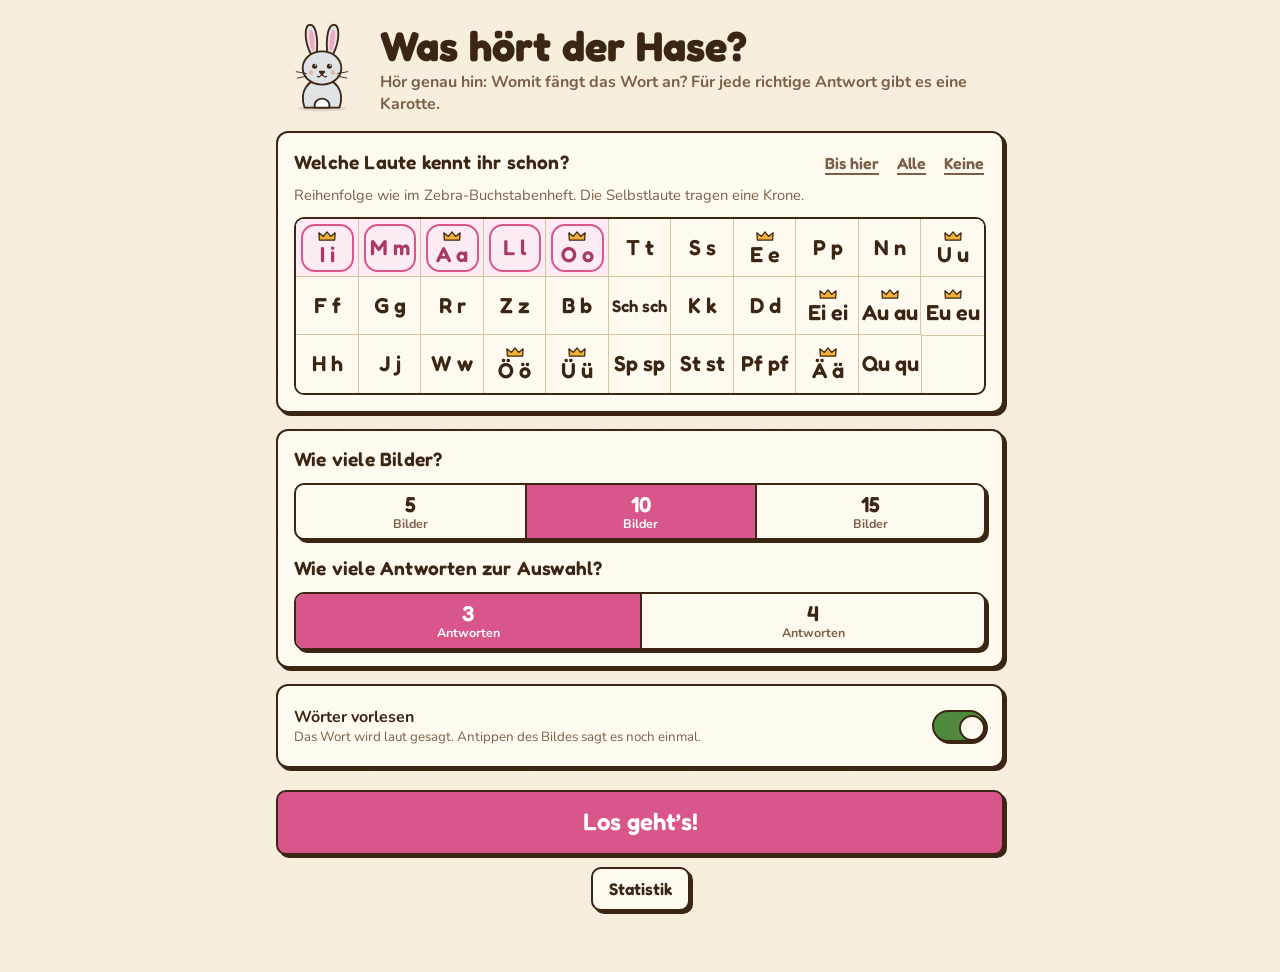
<file: hasenklasse/anlaute/index.html>
<!doctype html>
<html lang="de">
<head>
  <meta charset="utf-8" />
  <meta name="viewport" content="width=device-width, initial-scale=1, viewport-fit=cover" />
  <link rel="manifest" href="/hasenklasse/anlaute/app/manifest.webmanifest" />
  <meta name="theme-color" content="#fbf3e2" />
  <link rel="icon" href="/hasenklasse/anlaute/app/icon.svg" type="image/svg+xml" />
  <link rel="icon" href="/hasenklasse/anlaute/app/favicon-32.png" sizes="32x32" type="image/png" />
  <link rel="apple-touch-icon" href="/hasenklasse/anlaute/app/apple-touch-icon.png" />
  <meta name="apple-mobile-web-app-title" content="Anlaute" />
  <script src="/assets/pwa.js" defer></script>
  <title>Was hört der Hase?</title>
  <link rel="stylesheet" href="../../assets/base.css" />
  <style>
    :root {
      --soft: #fcebf2;
      --accent: var(--pink);
      --accent-dark: #a83a66;
      --ok: var(--green);
      --bad: var(--red);
    }
    main { max-width: 760px; margin: 0 auto; padding: 16px 16px 32px; }
    h1 { margin: 0; font-size: clamp(1.8rem, 6.5vw, 2.6rem); font-weight: 700; }
    h2 { margin: 0 0 12px; font-size: 1.2rem; }
    .hidden { display: none !important; }
    .muted { color: var(--ink-soft); }

    .card {
      background: var(--paper-2); border: var(--line); border-radius: var(--radius);
      padding: 16px; box-shadow: var(--offset); margin-bottom: 16px;
    }
    .btn-big { margin-top: 6px; }
    .btn-primary { background: var(--accent); }

    /* ---------- Start ---------- */
    .hero { display: flex; align-items: center; gap: 12px; margin: 4px 0 16px; }
    .hero img { width: 92px; height: 92px; flex: none; }
    .hero .muted { font-weight: 700; }

    /* Krone für die Selbstlaute („Könige“ wie in der Zebra-Schreibtabelle) */
    .krone { display: block; width: 18px; height: 10px; margin: 0 auto 3px; }
    .krone path { fill: #f2b134; stroke: var(--ink); stroke-width: 1.4; stroke-linejoin: round; }

    /* Laute als Heftkästchen */
    .laute-head { display: flex; align-items: baseline; justify-content: space-between; gap: 8px; flex-wrap: wrap; margin-bottom: 8px; }
    .laute-head .links { display: flex; gap: 14px; }
    .hinweis { margin: 0 0 12px; font-size: .92rem; color: var(--ink-soft); }
    .hinweis.aktiv { color: var(--accent-dark); font-weight: 800; }
    .raster {
      display: grid; grid-template-columns: repeat(auto-fill, minmax(58px, 1fr));
      border: var(--line); border-radius: var(--radius-s); overflow: hidden; background: var(--paper-2);
    }
    .feld { position: relative; box-shadow: 0 0 0 1px var(--rule); }
    .feld input { position: absolute; opacity: 0; inset: 0; margin: 0; cursor: pointer; z-index: 1; }
    .feld > span {
      display: flex; flex-direction: column; align-items: center; justify-content: center; min-height: 58px;
      background: var(--paper-2); font-family: var(--font-head); font-weight: 600; font-size: 1.35rem; line-height: 1;
      white-space: nowrap; user-select: none;
    }
    .feld.lang > span { font-size: 1.05rem; }
    .feld input:checked + span { background: var(--soft); color: var(--accent-dark); }
    .feld input:checked + span::after {
      content: ""; position: absolute; inset: 5px; border: 2.5px solid var(--accent); border-radius: 14px;
    }
    .feld input:focus-visible + span { outline: 3px solid var(--orange); outline-offset: -3px; }
    .raster.bis .feld > span { cursor: crosshair; }

    /* Segment-Leisten */
    .segmente {
      display: flex; border: var(--line); border-radius: var(--radius-s); overflow: hidden;
      box-shadow: var(--offset); background: var(--paper-2);
    }
    .seg { flex: 1; position: relative; }
    .seg input { position: absolute; opacity: 0; inset: 0; margin: 0; cursor: pointer; z-index: 1; }
    .seg + .seg span { border-left: var(--line); }
    .seg span {
      display: flex; flex-direction: column; align-items: center; padding: 8px 2px;
      font-family: var(--font-head); font-weight: 600; font-size: 1.35rem; line-height: 1.1; user-select: none;
    }
    .seg small { font-family: var(--font-text); font-size: .78rem; font-weight: 700; color: var(--ink-soft); }
    .seg input:checked + span { background: var(--accent); color: #fff; }
    .seg input:checked + span small { color: #fff; }
    .seg input:focus-visible + span { outline: 3px solid var(--orange); outline-offset: -3px; }
    .zeile + .zeile { margin-top: 16px; }

    .switch { display: flex; align-items: center; justify-content: space-between; gap: 12px; padding: 4px 0; font-weight: 700; }
    .switch small { display: block; color: var(--ink-soft); font-weight: 400; }
    .switch input {
      appearance: none; -webkit-appearance: none; position: relative; flex: none; margin: 0; cursor: pointer;
      width: 54px; height: 32px; border: var(--line); border-radius: 999px; background: var(--paper-3);
      box-shadow: 2px 2px 0 var(--ink); transition: background .15s ease;
    }
    .switch input::before {
      content: ""; position: absolute; top: 3px; left: 3px; width: 22px; height: 22px; border-radius: 50%;
      background: var(--paper-2); border: var(--line); transition: left .15s ease;
    }
    .switch input:checked { background: var(--green); }
    .switch input:checked::before { left: 25px; }
    .switch input:disabled { opacity: .45; cursor: not-allowed; }
    .warn { color: var(--bad); font-weight: 800; min-height: 1.2em; margin: 10px 0 0; text-align: center; }
    .setup-actions { display: grid; gap: 12px; justify-items: center; }

    /* ---------- Spiel ---------- */
    .topbar { display: flex; align-items: center; gap: 10px; margin-bottom: 10px; }
    .topbar .head { font-size: 1.15rem; color: var(--ink-soft); }
    .spacer { flex: 1; }

    /* Fortschritt: eine Karotte je Bild */
    .beet { display: flex; flex-wrap: wrap; justify-content: center; gap: 2px; margin-bottom: 12px; }
    .beet svg { width: 26px; height: 34px; }
    .beet .leer path { fill: none; stroke: var(--rule); stroke-dasharray: 3 3; }
    .beet .jetzt path { stroke: var(--ink-soft); }
    .beet .weg path { fill: var(--paper-3); stroke: var(--ink-soft); }
    .beet .da { animation: pop .45s cubic-bezier(.3,1.6,.5,1) both; }
    @keyframes pop { from { transform: translateY(40%) scale(.3); opacity: 0; } to { transform: none; opacity: 1; } }

    .buehne { position: relative; text-align: center; padding: 14px 12px 12px; }
    .bild {
      display: block; margin: 0 auto; padding: 0; border: 0; background: none; cursor: pointer;
      width: min(62vw, 300px); aspect-ratio: 1; touch-action: manipulation;
    }
    .bild img { width: 100%; height: 100%; display: block; }
    .bild.neu img { animation: rein .35s ease both; }
    @keyframes rein { from { transform: scale(.85); opacity: 0; } to { transform: none; opacity: 1; } }
    .hoeren {
      position: absolute; right: 12px; top: 12px; display: inline-flex; align-items: center; justify-content: center;
      width: 52px; height: 52px; border-radius: 50%; border: var(--line); background: var(--soft); box-shadow: 2px 2px 0 var(--ink);
      touch-action: manipulation;
    }
    .hoeren svg { width: 28px; height: 28px; fill: var(--ink); }
    .hoeren:active { transform: translate(2px, 2px); box-shadow: none; }
    .hoeren.spricht { background: #4aa3df; }
    .hoeren.spricht svg { fill: #fff; }
    .hoeren:disabled { opacity: .45; cursor: not-allowed; }
    .hase { position: absolute; left: 6px; bottom: 6px; width: 74px; height: 74px; transform-origin: 50% 100%; pointer-events: none; }
    .hase.hops { animation: hops .6s ease; }
    .hase.wackel { animation: wackel .45s ease; }
    @keyframes hops { 0%,100% { transform: none; } 40% { transform: translateY(-28px) rotate(-6deg); } 70% { transform: translateY(0) scaleY(.9); } }
    @keyframes wackel { 0%,100% { transform: none; } 20% { transform: rotate(-8deg); } 40% { transform: rotate(7deg); } 60% { transform: rotate(-5deg); } 80% { transform: rotate(3deg); } }
    .frage { font-family: var(--font-head); font-weight: 600; font-size: 1.25rem; margin: 6px 0 0; min-height: 1.5em; }
    .frage b { color: var(--accent-dark); }

    .antworten { display: grid; gap: 14px; grid-template-columns: repeat(var(--n, 3), 1fr); margin: 4px 0 10px; }
    .antwort {
      position: relative; display: flex; flex-direction: column; align-items: center; justify-content: center;
      min-height: 104px; padding: 8px 4px; border: var(--line); border-radius: var(--radius);
      background: var(--paper-2); box-shadow: var(--offset); touch-action: manipulation;
      font-family: var(--font-head); font-weight: 600; font-size: clamp(2rem, 9vw, 3.2rem); line-height: 1;
      transition: transform .06s ease, box-shadow .06s ease;
    }
    .antwort .krone { width: 26px; height: 14px; margin-bottom: 6px; }
    .antwort span { white-space: nowrap; }
    .antwort:active { transform: translate(2px, 2px); box-shadow: 1px 1px 0 var(--ink); }
    .antwort.ok { background: var(--ok); color: #fff; }
    .antwort.bad { background: var(--bad); color: #fff; animation: wackel .45s ease; }
    .antwort.loesung { outline: 4px dashed var(--ok); outline-offset: 3px; }
    .antwort:disabled { cursor: default; }
    .antwort.aus { opacity: .4; }
    .feedback { text-align: center; font-family: var(--font-head); font-weight: 600; font-size: 1.35rem; line-height: 1.25; min-height: 1.3em; margin: 0 0 6px; }
    .feedback.ok { color: var(--ok); }
    .feedback.bad { color: var(--bad); }

    /* ---------- Ende ---------- */
    .result { text-align: center; }
    .ende-bild { display: block; width: 100%; height: auto; border-radius: var(--radius-s); margin-bottom: 14px; }
    .result .lead { font-weight: 800; color: var(--ink-soft); }
    .bignum { font-family: var(--font-head); font-weight: 700; font-size: clamp(3.5rem, 18vw, 6rem); line-height: 1; color: var(--orange); }
    .result .unter { font-family: var(--font-head); font-weight: 600; font-size: 1.4rem; }
    .ueben { display: grid; grid-template-columns: repeat(auto-fill, minmax(110px, 1fr)); gap: 12px; }
    .ueben figure { margin: 0; text-align: center; }
    .ueben img { width: 100%; max-width: 110px; aspect-ratio: 1; display: block; margin: 0 auto; }
    .ueben figcaption { font-family: var(--font-head); font-weight: 600; font-size: 1.3rem; }
    .ueben figcaption b, .wort b { color: var(--accent-dark); text-decoration: underline; text-decoration-thickness: 3px; text-underline-offset: 3px; }
    .end-actions { display: grid; gap: 12px; margin-top: 6px; justify-items: center; }
    .record {
      display: inline-flex; align-items: center; gap: 10px; margin-top: 12px;
      padding: 4px 16px 4px 4px; border: var(--line); border-radius: 999px 8px 8px 999px;
      background: var(--paper-3); font-weight: 800;
    }
    .record::before {
      content: ""; width: 30px; height: 30px; flex: none; border-radius: 50%; border: var(--line);
      background: radial-gradient(circle, #fff3c4 0 34%, #ffd23f 36% 60%, #e07a1f 62%);
    }

    /* ---------- Statistik ---------- */
    .stats-head { display: flex; align-items: center; gap: 10px; margin-bottom: 14px; }
    .stats-head h1 { font-size: clamp(1.6rem, 6vw, 2.2rem); }
    .stats-head svg { width: 34px; height: 34px; flex: none; fill: none; stroke: var(--accent); stroke-width: 2.4; stroke-linecap: round; stroke-linejoin: round; }
    .stats { display: grid; grid-template-columns: repeat(3, 1fr); margin: 4px 0; border-top: 2px solid var(--rule); border-bottom: 2px solid var(--rule); text-align: center; }
    .stat { padding: 10px 4px; font-weight: 700; color: var(--ink-soft); }
    .stat + .stat { border-left: 2px dashed var(--rule); }
    .stat b { display: block; font-family: var(--font-head); font-weight: 600; font-size: 2rem; color: var(--ink); }
    .quoten { list-style: none; margin: 0; padding: 0; }
    .quoten li { display: grid; grid-template-columns: 64px 1fr 72px; align-items: center; gap: 10px; padding: 6px 0; }
    .quoten li + li { border-top: 2px dashed var(--rule); }
    .quoten .laut { font-family: var(--font-head); font-weight: 600; font-size: 1.5rem; text-align: center; }
    .quoten .balken { height: 18px; border: 2px solid var(--ink); border-radius: 999px; background: var(--paper-3); overflow: hidden; }
    .quoten .balken i { display: block; height: 100%; background: var(--green); }
    .quoten .balken i.mittel { background: var(--gold, #f2b134); }
    .quoten .balken i.schwach { background: var(--red); }
    .quoten small { font-weight: 700; color: var(--ink-soft); text-align: right; }

    @media (max-width: 420px) {
      .antworten { gap: 10px; }
      .antwort { min-height: 88px; }
      .hase { width: 56px; height: 56px; }
      .hoeren { width: 46px; height: 46px; }
      .seg span { font-size: 1.2rem; }
    }
  </style>
</head>
<body>
<main>

  <!-- ================= Startbildschirm ================= -->
  <section id="setup">
    <div class="hero">
      <img src="../../assets/art/anlaute/hase.svg" alt="" width="92" height="92" />
      <div>
        <h1>Was hört der Hase?</h1>
        <div class="muted">Hör genau hin: Womit fängt das Wort an? Für jede richtige Antwort gibt es eine Karotte.</div>
      </div>
    </div>

    <div class="card">
      <div class="laute-head">
        <h2 style="margin:0">Welche Laute kennt ihr schon?</h2>
        <div class="links">
          <button class="btn-text" id="bisBtn" type="button" aria-pressed="false">Bis hier</button>
          <button class="btn-text" id="alleBtn" type="button">Alle</button>
          <button class="btn-text" id="keineBtn" type="button">Keine</button>
        </div>
      </div>
      <p class="hinweis" id="hinweis">Reihenfolge wie im Zebra-Buchstabenheft. Die Selbstlaute tragen eine Krone.</p>
      <div class="raster" id="raster"></div>
    </div>

    <div class="card">
      <div class="zeile">
        <h2>Wie viele Bilder?</h2>
        <div class="segmente" id="anzahl"></div>
      </div>
      <div class="zeile">
        <h2>Wie viele Antworten zur Auswahl?</h2>
        <div class="segmente" id="knoepfe"></div>
      </div>
    </div>

    <div class="card">
      <label class="switch">
        <span>Wörter vorlesen<small>Das Wort wird laut gesagt. Antippen des Bildes sagt es noch einmal.</small></span>
        <input type="checkbox" id="optSpeak" checked>
      </label>
    </div>

    <div class="setup-actions">
      <button class="btn btn-primary btn-big" id="startBtn" type="button">Los geht’s!</button>
      <button class="btn" id="statsBtnSetup" type="button">Statistik</button>
    </div>
    <p class="warn" id="setupWarn"></p>
  </section>

  <!-- ================= Spiel ================= -->
  <section id="game" class="hidden">
    <div class="topbar">
      <span class="head">Was hört der Hase?</span>
      <span class="spacer"></span>
      <button class="btn-text" id="stopBtn" type="button">Beenden</button>
    </div>

    <div class="beet" id="beet" aria-hidden="true"></div>

    <div class="card buehne">
      <button class="bild" id="bild" type="button" aria-label="Wort noch einmal hören"><img id="bildImg" alt="" /></button>
      <button class="hoeren" id="hoeren" type="button" aria-label="Wort noch einmal hören" title="Nochmal hören">
        <svg viewBox="0 0 24 24" aria-hidden="true"><path d="M3 9v6h4l5 5V4L7 9H3zm13.5 3A4.5 4.5 0 0 0 14 8v8a4.47 4.47 0 0 0 2.5-4zM14 3.23v2.06a7 7 0 0 1 0 13.42v2.06A9 9 0 0 0 14 3.23z"/></svg>
      </button>
      <img class="hase" id="hase" src="../../assets/art/anlaute/hase.svg" alt="" />
      <p class="frage" id="frage">&nbsp;</p>
    </div>

    <div class="antworten" id="antworten"></div>
    <div class="feedback" id="feedback" aria-live="polite"></div>
  </section>

  <!-- ================= Ende ================= -->
  <section id="end" class="hidden">
    <div class="card result">
      <img class="ende-bild" src="../../assets/art/ende-anlaute.svg" width="600" height="260" alt="" />
      <div class="lead">Super gehört! Du hast</div>
      <div class="bignum" id="endCount">0</div>
      <div class="unter" id="endUnter">Karotten geerntet!</div>
      <div class="record hidden" id="endRecord">Alles richtig!</div>
    </div>
    <div class="card hidden" id="uebenCard">
      <h2>Diese Wörter üben wir nochmal:</h2>
      <div class="ueben" id="ueben"></div>
    </div>
    <div class="end-actions">
      <button class="btn btn-primary btn-big" id="againBtn" type="button">Nochmal spielen</button>
      <button class="btn" id="statsBtnEnd" type="button">Statistik</button>
      <button class="btn" id="setupBtn" type="button">Einstellungen ändern</button>
    </div>
  </section>

  <!-- ================= Statistik ================= -->
  <section id="stats" class="hidden">
    <div class="stats-head">
      <svg viewBox="0 0 24 24" aria-hidden="true"><path d="M4 20V10M10 20V4M16 20v-7M2 20h20"/></svg>
      <h1>Statistik</h1>
      <span class="spacer"></span>
      <button class="btn-text" id="statsBack" type="button">Zurück</button>
    </div>

    <div class="card" id="lastCard">
      <h2>Letzte Runde</h2>
      <div class="stats">
        <div class="stat"><b id="lastOk">0</b>Karotten</div>
        <div class="stat"><b id="lastAll">0</b>Bilder</div>
        <div class="stat"><b id="lastFirst">0</b>gleich richtig</div>
      </div>
    </div>

    <div class="card result">
      <div class="lead">Insgesamt geerntet</div>
      <div class="bignum" id="statTotal">0</div>
      <div class="unter">Karotten</div>
    </div>

    <div class="card">
      <h2>So sicher sitzen die Laute</h2>
      <p class="hinweis">Anteil der Bilder, die beim ersten Versuch richtig waren.</p>
      <ul class="quoten" id="quoten"></ul>
      <p class="muted" id="noQuoten">Noch keine Runde gespielt.</p>
      <div class="setup-actions" style="margin-top:12px"><button class="btn-text" id="resetBtn" type="button">Statistik löschen</button></div>
    </div>

    <button class="btn btn-big" id="statsBack2" type="button">Zurück</button>
  </section>

</main>

<script>
(() => {
  'use strict';

  // ================= Laute (Reihenfolge wie im Zebra-Buchstabenheft) =================
  // koenig: Selbstlaut mit Krone. Laute nur im Wortinneren (ch, ng, ck, tz, ie, ß, äu) und
  // die Merkbuchstaben V, C, X, Y kommen als Anlaut nicht vor.
  const LAUTE = ['I', 'M', 'A', 'L', 'O', 'T', 'S', 'E', 'P', 'N', 'U', 'F', 'G', 'R', 'Z', 'B', 'Sch', 'K', 'D',
    'Ei', 'Au', 'Eu', 'H', 'J', 'W', 'Ö', 'Ü', 'Sp', 'St', 'Pf', 'Ä', 'Qu'];
  const KOENIGE = new Set(['A', 'E', 'I', 'O', 'U', 'Ä', 'Ö', 'Ü', 'Ei', 'Au', 'Eu']);
  // Diese Laute dürfen nie als falsche Antwort neben dem Laut des Wortes stehen,
  // weil man sie am Wortanfang auch hört oder sieht (Ei-mer, Sch-af, Sp = „schp“, Ä klingt wie E).
  const NICHT_NEBEN = {
    Ei: ['E'], Eu: ['E'], Au: ['A'], Sch: ['S', 'Sp', 'St'], Sp: ['S', 'Sch', 'St'], St: ['S', 'Sch', 'Sp'],
    Pf: ['P', 'F'], Qu: ['K'], Ä: ['E'], E: ['Ä']
  };
  const klein = l => l.toLowerCase();

  // ================= Wörter =================
  // Nur kurzes I im Anlaut (kein Igel: langes I im Anlaut ist ein Merkwort, die Tabelle zeigt den Riesen mit ie).
  const WOERTER = [
    ['Insel', 'I'], ['Inliner', 'I'], ['Insekt', 'I'],
    ['Maus', 'M'], ['Mond', 'M'], ['Möhre', 'M'], ['Mütze', 'M'], ['Melone', 'M'],
    ['Affe', 'A'], ['Ampel', 'A'], ['Ananas', 'A'], ['Anker', 'A'], ['Ameise', 'A'], ['Apfel', 'A'],
    ['Löwe', 'L'], ['Leiter', 'L'], ['Lampe', 'L'], ['Löffel', 'L'], ['Laterne', 'L'],
    ['Otter', 'O'], ['Oktopus', 'O'], ['Ohr', 'O'], ['Ofen', 'O'], ['Oma', 'O'], ['Opa', 'O'],
    ['Tisch', 'T'], ['Tomate', 'T'], ['Tasse', 'T'], ['Tiger', 'T'], ['Topf', 'T'], ['Turm', 'T'],
    ['Sonne', 'S'], ['Sofa', 'S'], ['Säge', 'S'], ['Salat', 'S'], ['Socke', 'S'], ['Seife', 'S'],
    ['Ente', 'E'], ['Elefant', 'E'], ['Esel', 'E'], ['Erdbeere', 'E'],
    ['Puppe', 'P'], ['Pilz', 'P'], ['Pinsel', 'P'], ['Pinguin', 'P'], ['Pizza', 'P'], ['Paket', 'P'],
    ['Nase', 'N'], ['Nest', 'N'], ['Nudel', 'N'], ['Nuss', 'N'], ['Nilpferd', 'N'],
    ['Unterhose', 'U'], ['Uhr', 'U'], ['Uhu', 'U'], ['Ufo', 'U'],
    ['Fisch', 'F'], ['Fuß', 'F'], ['Feder', 'F'], ['Frosch', 'F'], ['Fahrrad', 'F'],
    ['Gabel', 'G'], ['Gurke', 'G'], ['Giraffe', 'G'], ['Geschenk', 'G'], ['Gitarre', 'G'],
    ['Rad', 'R'], ['Rose', 'R'], ['Rakete', 'R'], ['Ring', 'R'], ['Raupe', 'R'], ['Regenschirm', 'R'],
    ['Zebra', 'Z'], ['Zaun', 'Z'], ['Zahn', 'Z'], ['Zelt', 'Z'], ['Zug', 'Z'], ['Zitrone', 'Z'],
    ['Ball', 'B'], ['Banane', 'B'], ['Baum', 'B'], ['Bär', 'B'], ['Biene', 'B'], ['Boot', 'B'],
    ['Schaf', 'Sch'], ['Schuh', 'Sch'], ['Schnecke', 'Sch'], ['Schlange', 'Sch'], ['Schaukel', 'Sch'],
    ['Katze', 'K'], ['Kerze', 'K'], ['Kuh', 'K'], ['Krone', 'K'], ['Käse', 'K'], ['Kamel', 'K'],
    ['Dino', 'D'], ['Dose', 'D'], ['Dach', 'D'], ['Daumen', 'D'], ['Delfin', 'D'], ['Drache', 'D'],
    ['Ei', 'Ei'], ['Eis', 'Ei'], ['Eimer', 'Ei'], ['Eichhörnchen', 'Ei'], ['Eisbär', 'Ei'],
    ['Auto', 'Au'], ['Auge', 'Au'], ['Aufzug', 'Au'],
    ['Eule', 'Eu'], ['Euro', 'Eu'],
    ['Hut', 'H'], ['Haus', 'H'], ['Hase', 'H'], ['Hund', 'H'], ['Herz', 'H'], ['Hand', 'H'],
    ['Jacke', 'J'], ['Jojo', 'J'], ['Joghurt', 'J'], ['Jaguar', 'J'],
    ['Wal', 'W'], ['Wolke', 'W'], ['Wurm', 'W'], ['Würfel', 'W'], ['Waage', 'W'],
    ['Öl', 'Ö'], ['Ölkanne', 'Ö'],
    ['Überraschung', 'Ü'],
    ['Spinne', 'Sp'], ['Spiegel', 'Sp'], ['Spaten', 'Sp'],
    ['Stern', 'St'], ['Stiefel', 'St'], ['Stuhl', 'St'], ['Storch', 'St'], ['Stift', 'St'],
    ['Pferd', 'Pf'], ['Pfanne', 'Pf'], ['Pfote', 'Pf'], ['Pfirsich', 'Pf'], ['Pfeife', 'Pf'],
    ['Äpfel', 'Ä'], ['Ähre', 'Ä'],
    ['Qualle', 'Qu'], ['Quadrat', 'Qu']
  ].map(([wort, laut]) => ({
    wort, laut,
    bild: '../../assets/art/anlaute/' + wort.toLowerCase()
      .replace(/ä/g, 'ae').replace(/ö/g, 'oe').replace(/ü/g, 'ue').replace(/ß/g, 'ss') + '.svg'
  }));

  // ================= Speicher =================
  const STORE_KEY = 'hasen-anlaute-v1';
  function loadStore() {
    try { return JSON.parse(localStorage.getItem(STORE_KEY)) || {}; } catch { return {}; }
  }
  function saveStore(data) {
    try { localStorage.setItem(STORE_KEY, JSON.stringify(data)); } catch { /* egal */ }
  }
  const store = loadStore();
  store.total = store.total || 0;
  store.laute = store.laute || {};

  // ================= Hilfen =================
  const $ = id => document.getElementById(id);
  const pick = arr => arr[Math.floor(Math.random() * arr.length)];
  function shuffle(arr) {
    const a = arr.slice();
    for (let i = a.length - 1; i > 0; i--) { const j = Math.floor(Math.random() * (i + 1)); [a[i], a[j]] = [a[j], a[i]]; }
    return a;
  }
  const KRONE = '<svg class="krone" viewBox="0 0 20 11" aria-hidden="true"><path d="M1.5 10 L1 2 L6 6 L10 1 L14 6 L19 2 L18.5 10 Z"/></svg>';
  const lautHTML = l => (KOENIGE.has(l) ? KRONE : '') + `<span>${l} ${klein(l)}</span>`;
  const wortHTML = w => `<b>${w.wort.slice(0, w.laut.length)}</b>${w.wort.slice(w.laut.length)}`;
  const KAROTTE = '<svg viewBox="0 0 26 34"><path d="M10 9 Q6 3 3 2 Q8 3 12 8 M13 8 Q13 2 16 0 Q15 5 15 8 M15 9 Q20 5 24 6 Q19 8 16 11" fill="#6fae4f" stroke="#3b2614" stroke-width="1.6" stroke-linejoin="round"/><path d="M8 10 C12 6 19 8 18 13 L9 32 Q7 34 6 32 L5 15 Q5 11 8 10 Z" fill="#e07a1f" stroke="#3b2614" stroke-width="1.8" stroke-linejoin="round"/></svg>';

  // ================= Töne =================
  let actx = null;
  function unlockAudio() {
    try {
      actx = actx || new (window.AudioContext || window.webkitAudioContext)();
      if (actx.state === 'suspended') actx.resume();
    } catch { /* kein Ton */ }
  }
  function tone(freq, dur, when = 0, type = 'sine', vol = .18) {
    try {
      actx = actx || new (window.AudioContext || window.webkitAudioContext)();
      if (actx.state === 'suspended') actx.resume();
      const t = actx.currentTime + when;
      const o = actx.createOscillator(), g = actx.createGain();
      o.type = type; o.frequency.value = freq;
      g.gain.setValueAtTime(.0001, t);
      g.gain.exponentialRampToValueAtTime(vol, t + .02);
      g.gain.exponentialRampToValueAtTime(.0001, t + dur);
      o.connect(g).connect(actx.destination);
      o.start(t); o.stop(t + dur + .05);
    } catch { /* kein Ton */ }
  }
  const sndOk = () => { tone(660, .12); tone(990, .2, .1); };
  const sndBad = () => { tone(220, .25, 0, 'triangle', .2); };
  const sndEnd = () => { [523, 659, 784, 1047].forEach((f, i) => tone(f, .25, i * .14)); };

  // ================= Sprachausgabe =================
  const canSpeak = 'speechSynthesis' in window;
  let deVoice = null, speakId = 0;
  function chooseVoice() {
    if (!canSpeak) return;
    const voices = speechSynthesis.getVoices().filter(v => /^de(-|_|$)/i.test(v.lang));
    deVoice = voices.find(v => /de-DE/i.test(v.lang) && v.localService) || voices.find(v => /de-DE/i.test(v.lang)) || voices[0] || null;
  }
  if (canSpeak) { chooseVoice(); speechSynthesis.onvoiceschanged = chooseVoice; }

  function cancelSpeech() {
    speakId++;
    els.hoeren.classList.remove('spricht');
    if (canSpeak) speechSynthesis.cancel();
  }
  // Sprachausgabe noch im Klick freischalten (iOS)
  function unlockSpeech() {
    if (!canSpeak) return;
    const u = new SpeechSynthesisUtterance(' ');
    u.volume = 0;
    speechSynthesis.speak(u);
  }
  function speak(text, cb) {
    const id = ++speakId;
    let finished = false, guard = null;
    const done = () => {
      if (finished || id !== speakId) return;
      finished = true; clearTimeout(guard);
      els.hoeren.classList.remove('spricht');
      if (cb) cb();
    };
    if (!state.voiceOut || !canSpeak) { setTimeout(done, 0); return; }
    speechSynthesis.cancel();
    const u = new SpeechSynthesisUtterance(text);
    u.lang = 'de-DE'; u.rate = .85;
    if (deVoice) u.voice = deVoice;
    u.onend = done; u.onerror = done;
    guard = setTimeout(done, 2500 + text.length * 110);   // falls onend nie kommt
    els.hoeren.classList.add('spricht');
    speechSynthesis.speak(u);
  }

  // ================= Zustand & Elemente =================
  const els = {
    setup: $('setup'), game: $('game'), end: $('end'), stats: $('stats'),
    raster: $('raster'), hinweis: $('hinweis'), bisBtn: $('bisBtn'), anzahl: $('anzahl'), knoepfe: $('knoepfe'),
    optSpeak: $('optSpeak'), startBtn: $('startBtn'), setupWarn: $('setupWarn'),
    beet: $('beet'), bild: $('bild'), bildImg: $('bildImg'), hoeren: $('hoeren'), hase: $('hase'), frage: $('frage'),
    antworten: $('antworten'), feedback: $('feedback'),
    endCount: $('endCount'), endUnter: $('endUnter'), endRecord: $('endRecord'), uebenCard: $('uebenCard'), ueben: $('ueben'),
    lastCard: $('lastCard'), lastOk: $('lastOk'), lastAll: $('lastAll'), lastFirst: $('lastFirst'),
    statTotal: $('statTotal'), quoten: $('quoten'), noQuoten: $('noQuoten')
  };
  const ANZAHLEN = [5, 10, 15];
  const KNOEPFE = [3, 4];
  const state = {
    phase: 'setup', voiceOut: true, accepting: false, settings: null,
    plan: [], nr: 0, task: null, attempts: 0, ok: 0, first: 0, missed: new Map(), ergebnis: [], timers: []
  };
  function later(fn, ms) { const id = setTimeout(fn, ms); state.timers.push(id); return id; }

  // ================= Startbildschirm =================
  LAUTE.forEach((l, i) => {
    els.raster.insertAdjacentHTML('beforeend',
      `<label class="feld${l.length > 2 ? ' lang' : ''}" title="${l}"><input type="checkbox" value="${l}" data-i="${i}" aria-label="${l}"><span>${lautHTML(l)}</span></label>`);
  });
  ANZAHLEN.forEach(n => els.anzahl.insertAdjacentHTML('beforeend',
    `<label class="seg"><input type="radio" name="anzahl" value="${n}" aria-label="${n} Bilder"><span>${n}<small>Bilder</small></span></label>`));
  KNOEPFE.forEach(n => els.knoepfe.insertAdjacentHTML('beforeend',
    `<label class="seg"><input type="radio" name="knoepfe" value="${n}" aria-label="${n} Antworten"><span>${n}<small>Antworten</small></span></label>`));
  if (!canSpeak) { els.optSpeak.checked = false; els.optSpeak.disabled = true; }

  const boxes = () => [...els.raster.querySelectorAll('input')];
  function readSettings() {
    return {
      laute: boxes().filter(b => b.checked).map(b => b.value),
      anzahl: +(els.anzahl.querySelector('input:checked') || {}).value || 10,
      knoepfe: +(els.knoepfe.querySelector('input:checked') || {}).value || 3,
      speak: els.optSpeak.checked
    };
  }
  function applySettings(s) {
    if (!s) s = { laute: ['I', 'M', 'A', 'L', 'O'], anzahl: 10, knoepfe: 3, speak: true };
    boxes().forEach(b => { b.checked = s.laute.includes(b.value); });
    els.anzahl.querySelectorAll('input').forEach(i => { i.checked = +i.value === s.anzahl; });
    els.knoepfe.querySelectorAll('input').forEach(i => { i.checked = +i.value === s.knoepfe; });
    if (!els.optSpeak.disabled) els.optSpeak.checked = s.speak !== false;
  }
  function updateSetupUI() {
    const s = readSettings();
    let warn = '';
    if (s.laute.length < 2) warn = 'Bitte mindestens zwei Laute auswählen.';
    els.setupWarn.textContent = warn;
    els.startBtn.disabled = !!warn;
  }
  applySettings(store.settings);
  updateSetupUI();
  els.setup.addEventListener('change', updateSetupUI);

  // „Bis hier“: der nächste Tipp ins Raster wählt alle Laute bis zu diesem aus.
  const HINWEIS = els.hinweis.textContent;
  function setBis(on) {
    els.bisBtn.setAttribute('aria-pressed', String(on));
    els.raster.classList.toggle('bis', on);
    els.hinweis.classList.toggle('aktiv', on);
    els.hinweis.textContent = on ? 'Tippe auf den Laut, bis zu dem ihr schon seid.' : HINWEIS;
  }
  els.bisBtn.addEventListener('click', () => setBis(els.bisBtn.getAttribute('aria-pressed') !== 'true'));
  els.raster.addEventListener('click', e => {
    const box = e.target.closest('input');
    if (!box || els.bisBtn.getAttribute('aria-pressed') !== 'true') return;
    const bis = +box.dataset.i;
    boxes().forEach((b, i) => { b.checked = i <= bis; });
    setBis(false);
    updateSetupUI();
  });
  $('alleBtn').addEventListener('click', () => { boxes().forEach(b => { b.checked = true; }); setBis(false); updateSetupUI(); });
  $('keineBtn').addEventListener('click', () => { boxes().forEach(b => { b.checked = false; }); setBis(false); updateSetupUI(); });

  // ================= Aufgaben =================
  // Reihenfolge der Bilder für eine Runde: kein Wort doppelt, solange es noch andere gibt,
  // und möglichst nicht zweimal derselbe Laut hintereinander.
  function makePlan(laute, n) {
    const pool = WOERTER.filter(w => laute.includes(w.laut));
    const plan = [];
    let bag = [];
    while (plan.length < n) {
      if (!bag.length) bag = shuffle(pool);
      const prev = plan[plan.length - 1];
      let i = bag.findIndex(w => !prev || (w.laut !== prev.laut && w !== prev));
      if (i < 0) i = bag.findIndex(w => w !== prev);
      if (i < 0) i = 0;
      plan.push(bag.splice(i, 1)[0]);
    }
    return plan;
  }

  // Falsche Antworten: aus den gewählten Lauten, aber nie einer, den man am Wortanfang auch hört.
  // Reicht die Auswahl nicht, wird mit früh eingeführten Lauten aufgefüllt.
  function makeChoices(wort, laute, k) {
    const verboten = new Set([wort.laut, ...(NICHT_NEBEN[wort.laut] || [])]);
    const erlaubt = l => !verboten.has(l);
    let falsch = shuffle(laute.filter(erlaubt)).slice(0, k - 1);
    if (falsch.length < Math.min(2, k - 1)) {
      const mehr = LAUTE.filter(l => erlaubt(l) && !falsch.includes(l));
      falsch = falsch.concat(mehr.slice(0, Math.min(2, k - 1) - falsch.length));
    }
    return shuffle([wort.laut, ...falsch]);
  }

  // ================= Anzeige =================
  function show(section) {
    for (const s of ['setup', 'game', 'end', 'stats']) els[s].classList.toggle('hidden', s !== section);
    window.scrollTo(0, 0);
  }
  function renderBeet() {
    els.beet.innerHTML = state.ergebnis.map((r, i) => {
      const cls = r === 'ok' ? 'da' : r === 'weg' ? 'weg' : i === state.nr ? 'leer jetzt' : 'leer';
      return `<span class="${cls}">${KAROTTE}</span>`;
    }).join('');
  }
  function animateHase(cls) {
    els.hase.classList.remove('hops', 'wackel');
    void els.hase.offsetWidth;
    els.hase.classList.add(cls);
  }
  function sayWord() {
    if (!state.task) return;
    speak(state.task.wort);
  }
  els.bild.addEventListener('click', () => { if (state.phase === 'game') sayWord(); });
  els.hoeren.addEventListener('click', () => { if (state.phase === 'game') sayWord(); });

  // ================= Spielablauf =================
  function startGame() {
    const s = readSettings();
    store.settings = s; saveStore(store);
    state.settings = s;
    state.voiceOut = s.speak && canSpeak;
    Object.assign(state, {
      phase: 'game', plan: makePlan(s.laute, s.anzahl), nr: 0, task: null, attempts: 0, ok: 0, first: 0,
      missed: new Map(), ergebnis: new Array(s.anzahl).fill(''), accepting: false
    });
    state.timers.forEach(clearTimeout); state.timers = [];
    els.hoeren.disabled = !state.voiceOut;
    show('game');
    unlockAudio();
    if (state.voiceOut) unlockSpeech();
    nextTask();
  }

  function nextTask() {
    if (state.phase !== 'game') return;
    if (state.nr >= state.plan.length) { endGame(); return; }
    const t = state.plan[state.nr];
    state.task = t; state.attempts = 0;
    renderBeet();
    els.bild.classList.remove('neu'); void els.bild.offsetWidth; els.bild.classList.add('neu');
    els.bildImg.src = t.bild;
    els.bildImg.alt = state.voiceOut ? '' : t.wort;
    // Das geschriebene Wort würde den Anlaut verraten, es erscheint erst nach der Antwort.
    els.frage.textContent = 'Womit fängt das Wort an?';
    els.feedback.textContent = ''; els.feedback.className = 'feedback';
    const choices = makeChoices(t, state.settings.laute, state.settings.knoepfe);
    els.antworten.style.setProperty('--n', choices.length);
    els.antworten.innerHTML = choices.map(l =>
      `<button class="antwort" type="button" data-laut="${l}" aria-label="${l}">${lautHTML(l)}</button>`).join('');
    state.accepting = true;
    speak(`${t.wort}. Womit fängt ${t.wort} an?`);
  }

  els.antworten.addEventListener('click', e => {
    const b = e.target.closest('.antwort');
    if (b && !b.disabled) answer(b);
  });
  document.addEventListener('keydown', e => {
    if (state.phase !== 'game' || !/^[1-4]$/.test(e.key)) return;
    const b = els.antworten.children[+e.key - 1];
    if (b && !b.disabled) { e.preventDefault(); answer(b); }
  });

  function lautStat(laut, richtig) {
    const s = store.laute[laut] || (store.laute[laut] = { n: 0, ok: 0 });
    s.n++; if (richtig) s.ok++;
  }

  function answer(btn) {
    if (!state.accepting || state.phase !== 'game') return;
    const t = state.task;
    const richtig = btn.dataset.laut === t.laut;
    if (state.attempts === 0) lautStat(t.laut, richtig);
    if (richtig) onCorrect(btn); else onWrong(btn);
  }

  function onCorrect(btn) {
    const t = state.task;
    state.accepting = false;
    cancelSpeech();
    btn.classList.add('ok');
    [...els.antworten.children].forEach(b => { b.disabled = true; if (b !== btn) b.classList.add('aus'); });
    state.ok++;
    if (state.attempts === 0) state.first++;
    state.ergebnis[state.nr] = 'ok';
    state.nr++;
    renderBeet();
    animateHase('hops');
    sndOk();
    els.feedback.className = 'feedback ok';
    els.feedback.innerHTML = `${pick(['Richtig!', 'Super!', 'Klasse!', 'Genau!', 'Spitze!', 'Prima!'])} <span class="wort">${wortHTML(t)}</span> fängt mit ${t.laut} an.`;
    speak(`Richtig! ${t.wort}.`, () => later(nextTask, 500));
  }

  function onWrong(btn) {
    const t = state.task;
    state.attempts++;
    btn.classList.add('bad'); btn.disabled = true;
    animateHase('wackel');
    sndBad();
    if (state.attempts < 2) {
      els.feedback.className = 'feedback bad';
      els.feedback.textContent = 'Hör nochmal genau hin!';
      speak(`Hör nochmal genau hin: ${t.wort}.`);
      return;
    }
    // Zweiter Fehler: Lösung zeigen, das Wort kommt später in der Runde noch einmal.
    state.accepting = false;
    [...els.antworten.children].forEach(b => {
      b.disabled = true;
      if (b.dataset.laut === t.laut) b.classList.add('loesung'); else if (!b.classList.contains('bad')) b.classList.add('aus');
    });
    state.missed.set(t.wort, t);
    state.ergebnis[state.nr] = 'weg';
    const rest = state.plan.length - state.nr - 1;
    if (rest >= 2) state.plan[state.nr + Math.min(3, rest)] = t;   // ersetzt ein späteres Bild
    state.nr++;
    renderBeet();
    els.feedback.className = 'feedback bad';
    els.feedback.innerHTML = `<span class="wort">${wortHTML(t)}</span> fängt mit ${t.laut} an.`;
    speak(`${t.wort} fängt mit ${t.laut} an.`, () => later(nextTask, state.voiceOut ? 900 : 2200));
  }

  function endGame() {
    if (state.phase !== 'game') return;
    state.phase = 'end';
    state.accepting = false;
    cancelSpeech();
    state.timers.forEach(clearTimeout); state.timers = [];
    const gespielt = state.ergebnis.filter(Boolean).length;
    store.total += state.ok;
    store.last = { ok: state.ok, all: gespielt, first: state.first };
    saveStore(store);

    els.endCount.textContent = state.ok;
    els.endUnter.textContent = state.ok === 1 ? 'Karotte geerntet!' : 'Karotten geerntet!';
    els.endRecord.classList.toggle('hidden', !(gespielt > 0 && state.first === gespielt));
    els.ueben.innerHTML = [...state.missed.values()]
      .map(w => `<figure><img src="${w.bild}" alt=""><figcaption>${wortHTML(w)}</figcaption></figure>`).join('');
    els.uebenCard.classList.toggle('hidden', state.missed.size === 0);
    show('end');
    sndEnd();
    speak(state.ok === 1 ? 'Du hast eine Karotte geerntet!' : `Super! Du hast ${state.ok} Karotten geerntet!`);
  }

  // ================= Statistik =================
  function renderStats() {
    const last = store.last;
    els.lastCard.classList.toggle('hidden', !last);
    if (last) {
      els.lastOk.textContent = last.ok;
      els.lastAll.textContent = last.all;
      els.lastFirst.textContent = last.first;
    }
    els.statTotal.textContent = store.total;
    const gespielt = LAUTE.filter(l => store.laute[l] && store.laute[l].n > 0);
    els.noQuoten.classList.toggle('hidden', gespielt.length > 0);
    els.quoten.innerHTML = gespielt.map(l => {
      const { n, ok } = store.laute[l];
      const p = Math.round(ok / n * 100);
      const cls = p >= 80 ? '' : p >= 50 ? 'mittel' : 'schwach';
      return `<li><span class="laut">${l} ${klein(l)}</span><span class="balken"><i class="${cls}" style="width:${p}%"></i></span><small>${ok} von ${n}</small></li>`;
    }).join('');
  }
  function openStats() { renderStats(); show('stats'); }
  function closeStats() { show(state.phase === 'end' ? 'end' : 'setup'); }
  $('statsBtnSetup').addEventListener('click', openStats);
  $('statsBtnEnd').addEventListener('click', openStats);
  $('statsBack').addEventListener('click', closeStats);
  $('statsBack2').addEventListener('click', closeStats);
  // Löschen erst beim zweiten Tipp
  $('resetBtn').addEventListener('click', e => {
    const b = e.currentTarget;
    if (!b.dataset.sicher) {
      b.dataset.sicher = '1'; b.textContent = 'Wirklich alles löschen? Nochmal tippen.';
      setTimeout(() => { delete b.dataset.sicher; b.textContent = 'Statistik löschen'; }, 4000);
      return;
    }
    store.total = 0; store.laute = {}; delete store.last;
    saveStore(store);
    renderStats();
  });

  $('startBtn').addEventListener('click', startGame);
  $('againBtn').addEventListener('click', () => { applySettings(store.settings); startGame(); });
  $('setupBtn').addEventListener('click', () => { cancelSpeech(); state.phase = 'setup'; show('setup'); });
  $('stopBtn').addEventListener('click', endGame);

  // Für Tests in der Konsole
  window.__anlaute = { LAUTE, WOERTER, NICHT_NEBEN, KOENIGE, makePlan, makeChoices, state, endGame };
})();
</script>
</body>
</html>
</file>
<file: assets/base.css>
/* Gemeinsame Basis „Bilderbuch / Papier“ für Startseite und Spiele.
   Schriften liegen lokal in assets/fonts (SIL Open Font License), kein externer Abruf. */

@font-face { font-family: "Fredoka"; font-weight: 500; font-display: swap; src: url("fonts/fredoka-latin-500-normal.woff2") format("woff2"); }
@font-face { font-family: "Fredoka"; font-weight: 600; font-display: swap; src: url("fonts/fredoka-latin-600-normal.woff2") format("woff2"); }
@font-face { font-family: "Fredoka"; font-weight: 700; font-display: swap; src: url("fonts/fredoka-latin-700-normal.woff2") format("woff2"); }
@font-face { font-family: "Nunito"; font-weight: 400; font-display: swap; src: url("fonts/nunito-latin-400-normal.woff2") format("woff2"); }
@font-face { font-family: "Nunito"; font-weight: 700; font-display: swap; src: url("fonts/nunito-latin-700-normal.woff2") format("woff2"); }
@font-face { font-family: "Nunito"; font-weight: 800; font-display: swap; src: url("fonts/nunito-latin-800-normal.woff2") format("woff2"); }

:root {
  --paper: #fbf3e2;          /* Seitenhintergrund, Creme */
  --paper-2: #fffaf0;        /* Karten */
  --paper-3: #f3e6cb;        /* abgesetzte Flächen */
  --ink: #3b2614;            /* Konturen und Text */
  --ink-soft: #7a6048;       /* Nebentext */
  --rule: #d9c4a0;           /* feine Linien, Heftlinien */
  --grid: #e7d6b6;           /* Rechenkästchen */
  --orange: #e07a1f;
  --orange-dark: #b65d0e;
  --pink: #d9568a;
  --green: #4f8a3c;
  --red: #c8433b;
  --wood: #a8713f;
  --wood-dark: #7a4f2a;
  --radius: 12px;
  --radius-s: 10px;
  --line: 2px solid var(--ink);
  --offset: 3px 3px 0 var(--ink);
  --font-head: "Fredoka", ui-rounded, "Nunito", system-ui, sans-serif;
  --font-text: "Nunito", ui-rounded, system-ui, -apple-system, "Segoe UI", sans-serif;
  /* feine Papier-Körnung */
  --grain: url("data:image/svg+xml,%3Csvg xmlns='http://www.w3.org/2000/svg' width='160' height='160'%3E%3Cfilter id='n'%3E%3CfeTurbulence type='fractalNoise' baseFrequency='.85' numOctaves='3' stitchTiles='stitch'/%3E%3CfeColorMatrix values='0 0 0 0 0.23 0 0 0 0 0.15 0 0 0 0 0.08 0 0 0 .07 0'/%3E%3C/filter%3E%3Crect width='100%25' height='100%25' filter='url(%23n)'/%3E%3C/svg%3E");
}

* { box-sizing: border-box; }
html, body { margin: 0; }
body {
  min-height: 100vh;
  background: var(--grain), var(--paper);
  color: var(--ink);
  font-family: var(--font-text);
  -webkit-tap-highlight-color: transparent;
}
h1, h2, h3, .head { font-family: var(--font-head); font-weight: 600; letter-spacing: .2px; }
button { font: inherit; color: inherit; cursor: pointer; }
:focus-visible { outline: 3px solid var(--orange); outline-offset: 3px; }

/* Karte: Papier mit Tintenkontur und hartem Versatzschatten */
.paper {
  background: var(--paper-2); border: var(--line); border-radius: var(--radius);
  box-shadow: var(--offset);
}

/* Knöpfe */
.btn {
  appearance: none; display: inline-flex; align-items: center; justify-content: center; gap: 8px;
  padding: 10px 16px; border: var(--line); border-radius: var(--radius-s);
  background: var(--paper-2); color: var(--ink); box-shadow: var(--offset);
  font-family: var(--font-head); font-weight: 600; font-size: 1.05rem; line-height: 1.2;
  text-decoration: none; transition: transform .06s ease, box-shadow .06s ease;
}
.btn:active { transform: translate(2px, 2px); box-shadow: 1px 1px 0 var(--ink); }
.btn:disabled { opacity: .45; cursor: not-allowed; transform: none; box-shadow: var(--offset); }
.btn-primary { background: var(--orange); color: #fff; }
.btn-big { display: flex; width: 100%; padding: 16px; font-size: 1.5rem; }
.btn-text {
  appearance: none; border: 0; background: none; padding: 4px 2px;
  font-family: var(--font-head); font-weight: 600; color: var(--ink-soft);
  text-decoration: underline; text-decoration-thickness: 2px; text-underline-offset: 4px;
}
.btn-text:hover { color: var(--ink); }

@media (prefers-reduced-motion: reduce) {
  *, *::before, *::after { animation: none !important; transition: none !important; }
}
</file>
